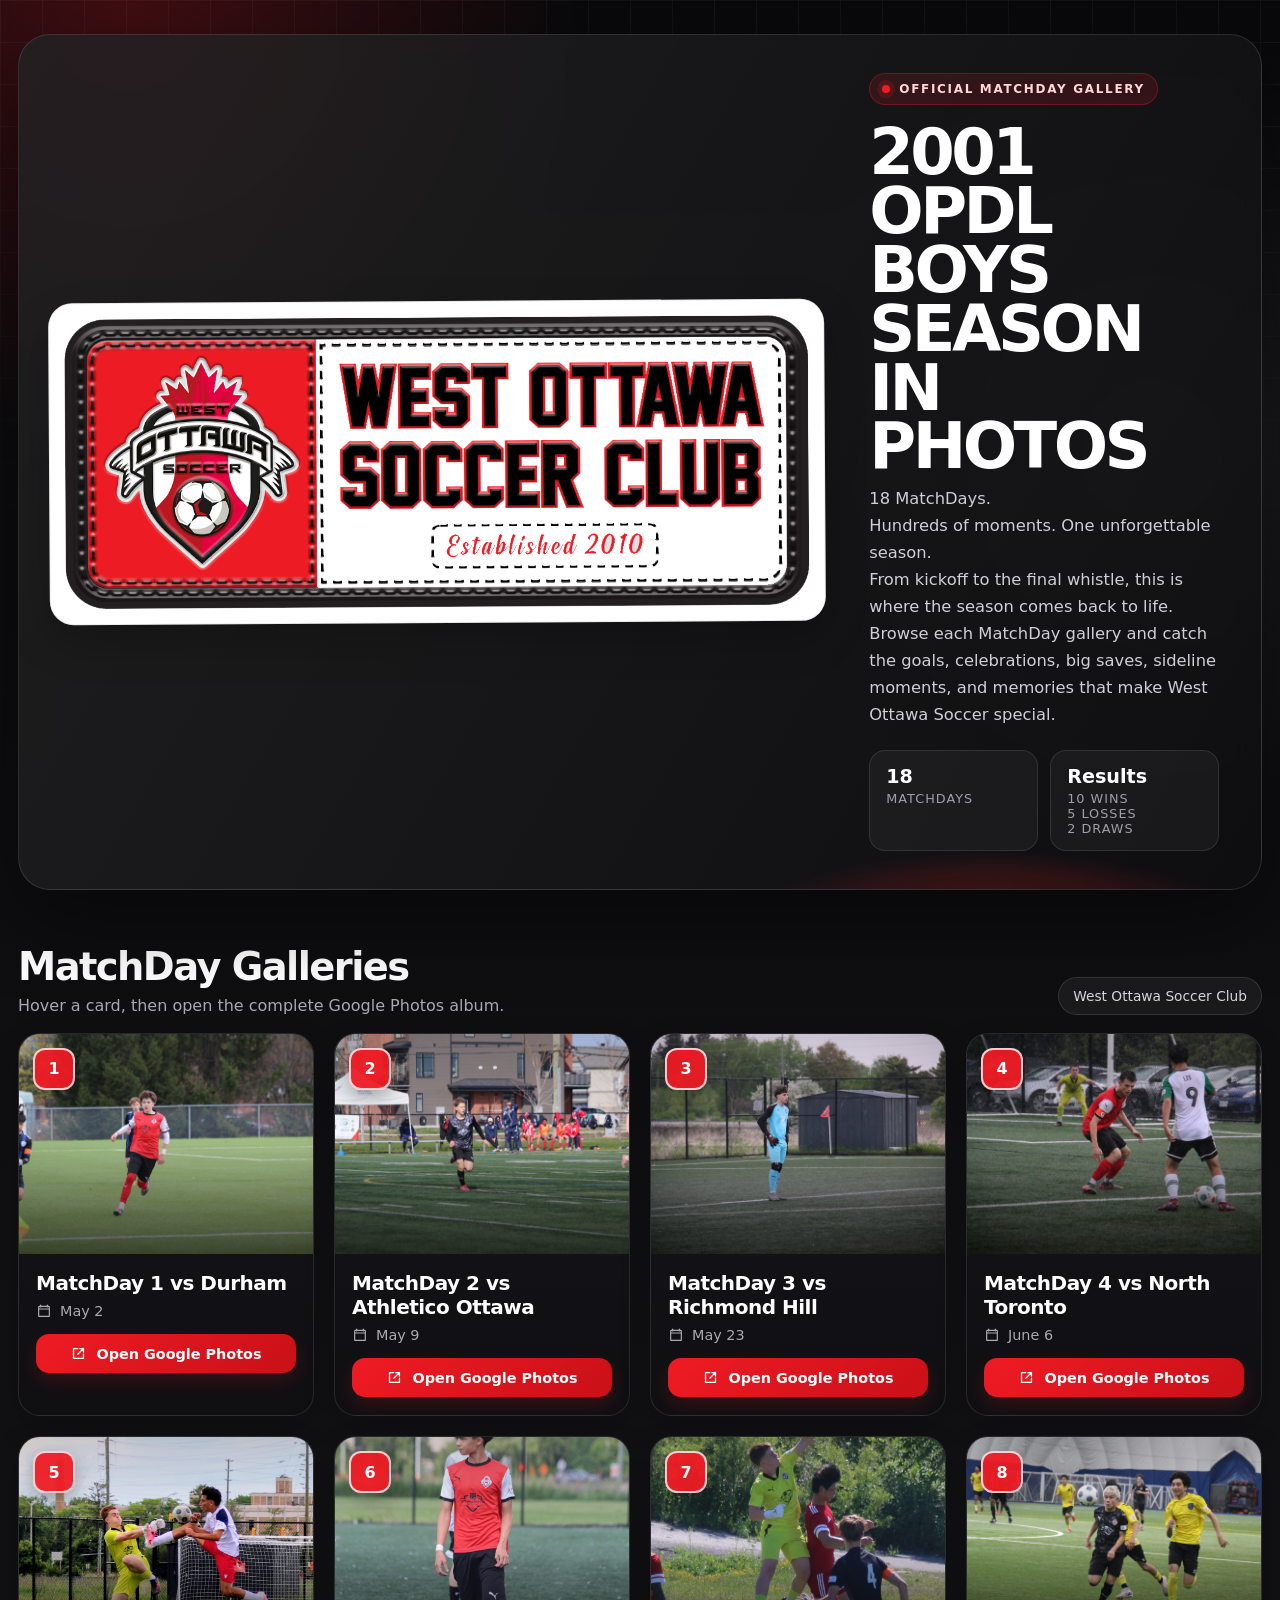
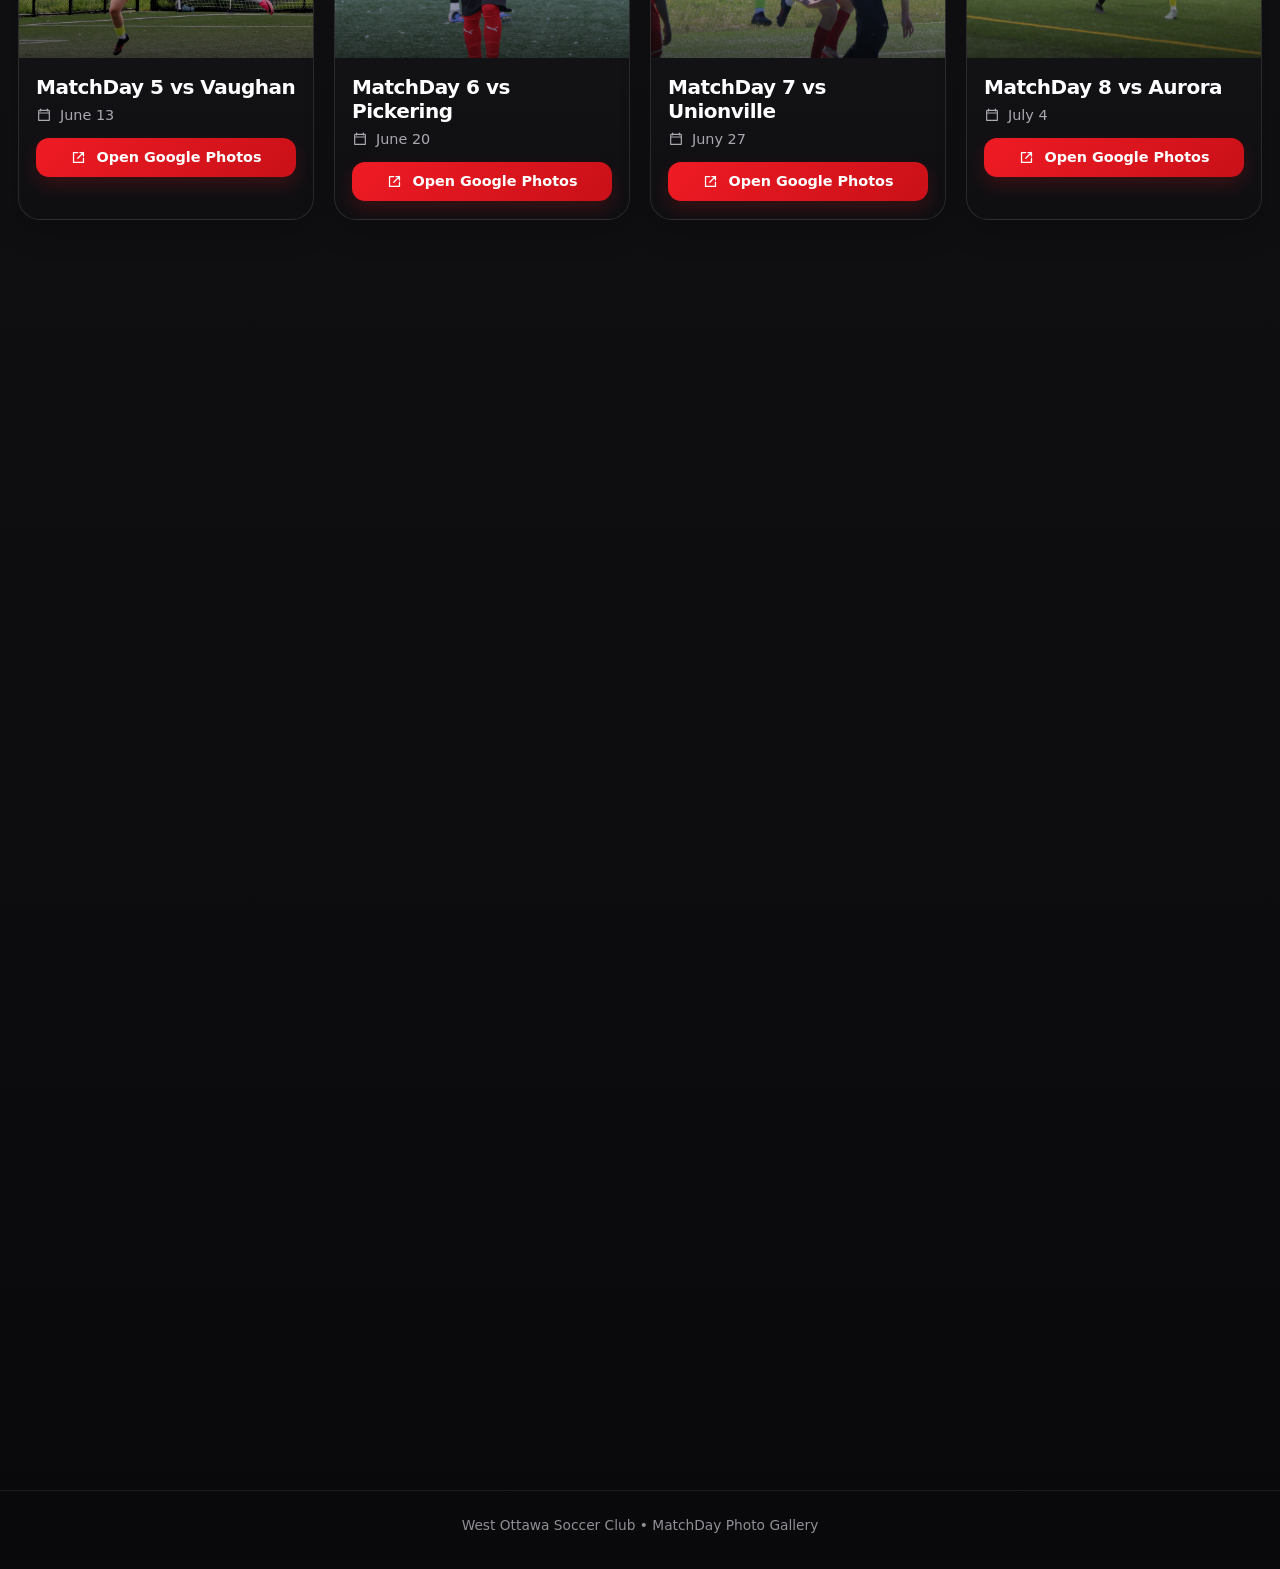
<file: index.html>
<!DOCTYPE html>
<html lang="en">
<head>
  <meta charset="UTF-8" />
  <meta name="viewport" content="width=device-width, initial-scale=1.0" />
  <meta name="theme-color" content="#d71920" />
  <title>West Ottawa Soccer Club — MatchDay Gallery</title>

  <style>
    :root{
      --red:#ef1b24;
      --red-dark:#b70f16;
      --black:#0c0c0f;
      --black-soft:#17171b;
      --white:#ffffff;
      --offwhite:#f4f4f4;
      --grey:#8b8b8f;
      --border:rgba(255,255,255,.12);
      --shadow:0 18px 45px rgba(0,0,0,.22);
      --radius:22px;
    }

    *{box-sizing:border-box}
    html{scroll-behavior:smooth}

    body{
      margin:0;
      font-family:Inter,ui-sans-serif,system-ui,-apple-system,BlinkMacSystemFont,"Segoe UI",sans-serif;
      color:var(--white);
      background:
        radial-gradient(circle at 10% 0%, rgba(239,27,36,.24), transparent 28rem),
        radial-gradient(circle at 90% 14%, rgba(255,255,255,.07), transparent 24rem),
        linear-gradient(180deg,#09090b 0%,#111114 45%,#09090b 100%);
      min-height:100vh;
      overflow-x:hidden;
    }

    body::before{
      content:"";
      position:fixed;
      inset:0;
      pointer-events:none;
      opacity:.06;
      background-image:
        linear-gradient(rgba(255,255,255,.7) 1px,transparent 1px),
        linear-gradient(90deg,rgba(255,255,255,.7) 1px,transparent 1px);
      background-size:42px 42px;
      mask-image:linear-gradient(to bottom,black,transparent 80%);
    }

    a{color:inherit;text-decoration:none}

    .page-shell{
      width:min(1500px,calc(100% - 36px));
      margin:0 auto;
    }

    .hero{
      position:relative;
      padding:34px 0 26px;
    }

    .hero-card{
      position:relative;
      overflow:hidden;
      border:1px solid var(--border);
      border-radius:32px;
      background:
        linear-gradient(120deg,rgba(255,255,255,.09),rgba(255,255,255,.025)),
        rgba(8,8,10,.8);
      box-shadow:0 30px 80px rgba(0,0,0,.45);
      backdrop-filter:blur(14px);
    }

    .hero-card::after{
      content:"";
      position:absolute;
      inset:auto -12% -46% 45%;
      height:420px;
      border-radius:50%;
      background:radial-gradient(circle,rgba(239,27,36,.42),transparent 65%);
      filter:blur(8px);
      pointer-events:none;
    }

    .hero-inner{
      position:relative;
      z-index:2;
      display:grid;
      grid-template-columns:minmax(0,1.35fr) minmax(320px,.65fr);
      align-items:center;
      gap:32px;
      padding:30px;
    }

    .club-logo-wrap{
      position:relative;
      padding:16px;
      border-radius:24px;
      background:#fff;
      box-shadow:inset 0 0 0 1px rgba(0,0,0,.08),0 18px 40px rgba(0,0,0,.24);
      transform:rotate(-.35deg);
      transition:.35s ease;
    }

    .club-logo-wrap:hover{
      transform:rotate(0deg) translateY(-3px) scale(1.005);
    }

    .club-logo{
      width:100%;
      height:auto;
      display:block;
      border-radius:15px;
    }

    .hero-copy{
      padding:8px 12px;
    }

    .eyebrow{
      display:inline-flex;
      align-items:center;
      gap:9px;
      padding:8px 12px;
      border-radius:999px;
      background:rgba(239,27,36,.14);
      border:1px solid rgba(239,27,36,.34);
      color:#ffd6d8;
      text-transform:uppercase;
      font-size:.75rem;
      font-weight:800;
      letter-spacing:.14em;
    }

    .eyebrow::before{
      content:"";
      width:8px;
      height:8px;
      border-radius:50%;
      background:var(--red);
      box-shadow:0 0 0 5px rgba(239,27,36,.15);
    }

    h1{
      margin:18px 0 10px;
      font-size:clamp(2.3rem,5vw,5rem);
      line-height:.92;
      letter-spacing:-.055em;
      text-transform:uppercase;
    }

    .hero-copy p{
      margin:0;
      color:#cfcfd5;
      font-size:1.02rem;
      line-height:1.65;
      max-width:50ch;
    }

    .stats{
      display:flex;
      flex-wrap:wrap;
      gap:12px;
      margin-top:22px;
    }

    .stat{
      flex:1 1 120px;
      padding:14px 16px;
      border:1px solid rgba(255,255,255,.1);
      border-radius:16px;
      background:rgba(255,255,255,.045);
    }

    .stat strong{
      display:block;
      font-size:1.2rem;
    }

    .stat span{
      display:block;
      margin-top:3px;
      color:#9f9fa6;
      font-size:.8rem;
      text-transform:uppercase;
      letter-spacing:.08em;
    }

    .section-head{
      display:flex;
      justify-content:space-between;
      align-items:end;
      gap:20px;
      margin:28px 0 18px;
    }

    .section-title{
      margin:0;
      font-size:clamp(1.75rem,3vw,2.5rem);
      letter-spacing:-.04em;
    }

    .section-subtitle{
      margin:.4rem 0 0;
      color:#a9a9b0;
    }

    .season-tag{
      border:1px solid rgba(255,255,255,.12);
      background:rgba(255,255,255,.05);
      padding:10px 14px;
      border-radius:999px;
      color:#d8d8dc;
      font-size:.86rem;
      white-space:nowrap;
    }

    .gallery{
      display:grid;
      grid-template-columns:repeat(4,minmax(0,1fr));
      gap:20px;
      padding-bottom:60px;
    }

    .match-card{
      position:relative;
      isolation:isolate;
      border-radius:var(--radius);
      overflow:hidden;
      background:linear-gradient(180deg,#17171b,#0f0f12);
      border:1px solid rgba(255,255,255,.105);
      box-shadow:0 12px 30px rgba(0,0,0,.2);
      transition:transform .28s ease,box-shadow .28s ease,border-color .28s ease;
      min-width:0;
    }

    .match-card::before{
      content:"";
      position:absolute;
      inset:-2px;
      border-radius:inherit;
      z-index:-1;
      background:linear-gradient(145deg,rgba(239,27,36,.0),rgba(239,27,36,.7),rgba(255,255,255,.1));
      opacity:0;
      transition:.28s ease;
    }

    .match-card:hover{
      transform:translateY(-8px);
      box-shadow:0 25px 55px rgba(0,0,0,.34);
      border-color:transparent;
    }

    .match-card:hover::before{opacity:1}

    .photo-frame{
      position:relative;
      aspect-ratio:4/3;
      overflow:hidden;
      background:
        linear-gradient(150deg,rgba(239,27,36,.24),rgba(255,255,255,.035)),
        #1c1c20;
    }

    .photo-frame img{
      width:100%;
      height:100%;
      object-fit:cover;
      display:block;
      transition:transform .5s cubic-bezier(.2,.7,.2,1),filter .5s ease;
    }

    .match-card:hover .photo-frame img{
      transform:scale(1.06);
      filter:saturate(1.08) contrast(1.03);
    }

    .photo-overlay{
      position:absolute;
      inset:0;
      display:flex;
      flex-direction:column;
      justify-content:space-between;
      padding:14px;
      background:linear-gradient(to bottom,rgba(0,0,0,.18),transparent 45%,rgba(0,0,0,.64));
      pointer-events:none;
    }

    .number-badge{
      align-self:flex-start;
      display:grid;
      place-items:center;
      width:42px;
      height:42px;
      border-radius:12px;
      background:rgba(239,27,36,.94);
      border:2px solid rgba(255,255,255,.78);
      font-weight:900;
      box-shadow:0 8px 18px rgba(0,0,0,.28);
    }

    .view-cue{
      align-self:flex-end;
      display:flex;
      align-items:center;
      gap:8px;
      padding:8px 10px;
      border-radius:999px;
      background:rgba(0,0,0,.55);
      border:1px solid rgba(255,255,255,.15);
      backdrop-filter:blur(9px);
      font-size:.78rem;
      font-weight:700;
      opacity:0;
      transform:translateY(6px);
      transition:.25s ease;
    }

    .match-card:hover .view-cue{
      opacity:1;
      transform:translateY(0);
    }

    .placeholder{
      position:absolute;
      inset:0;
      display:grid;
      place-items:center;
      text-align:center;
      padding:24px;
      background:
        radial-gradient(circle at 50% 40%,rgba(239,27,36,.28),transparent 38%),
        linear-gradient(145deg,#1c1c20,#0d0d0f);
    }

    .placeholder-inner{
      display:flex;
      flex-direction:column;
      align-items:center;
      gap:10px;
      color:#dddde1;
    }

    .placeholder-icon{
      width:58px;
      height:58px;
      border-radius:18px;
      display:grid;
      place-items:center;
      border:1px solid rgba(255,255,255,.14);
      background:rgba(255,255,255,.05);
      font-size:1.65rem;
    }

    .placeholder small{
      color:#94949b;
      line-height:1.45;
    }

    .card-body{
      padding:17px 17px 18px;
    }

    .match-title{
      margin:0;
      font-size:1.25rem;
      letter-spacing:-.025em;
    }

    .date-line{
      display:flex;
      align-items:center;
      gap:8px;
      margin:8px 0 15px;
      color:#a9a9af;
      font-size:.9rem;
    }

    .date-line svg{
      width:16px;
      height:16px;
      flex:0 0 auto;
    }

    .album-link{
      display:flex;
      align-items:center;
      justify-content:center;
      gap:9px;
      width:100%;
      padding:11px 13px;
      border-radius:13px;
      color:#fff;
      font-weight:800;
      font-size:.9rem;
      background:linear-gradient(135deg,var(--red),#c91018);
      box-shadow:0 8px 18px rgba(239,27,36,.18);
      transition:.22s ease;
    }

    .album-link:hover{
      transform:translateY(-2px);
      box-shadow:0 12px 24px rgba(239,27,36,.28);
      filter:brightness(1.05);
    }

    .album-link.is-placeholder{
      background:#24242a;
      color:#9b9ba2;
      box-shadow:none;
      cursor:not-allowed;
    }

    .album-link svg{
      width:17px;
      height:17px;
    }

    footer{
      border-top:1px solid rgba(255,255,255,.08);
      color:#8f8f96;
      text-align:center;
      padding:26px 16px 36px;
      font-size:.86rem;
    }

    .back-to-top{
      position:fixed;
      right:20px;
      bottom:20px;
      width:46px;
      height:46px;
      border-radius:50%;
      border:1px solid rgba(255,255,255,.16);
      color:#fff;
      background:rgba(18,18,22,.82);
      backdrop-filter:blur(12px);
      display:grid;
      place-items:center;
      opacity:0;
      transform:translateY(10px);
      pointer-events:none;
      cursor:pointer;
      transition:.24s ease;
      z-index:20;
    }

    .back-to-top.show{
      opacity:1;
      transform:translateY(0);
      pointer-events:auto;
    }

    .back-to-top:hover{
      background:var(--red);
      transform:translateY(-2px);
    }

    .reveal{
      opacity:0;
      transform:translateY(16px);
      transition:opacity .55s ease,transform .55s ease;
    }

    .reveal.visible{
      opacity:1;
      transform:translateY(0);
    }

    @media (max-width:1180px){
      .gallery{grid-template-columns:repeat(3,minmax(0,1fr))}
      .hero-inner{grid-template-columns:1fr}
      .hero-copy{padding:4px}
    }

    @media (max-width:820px){
      .gallery{grid-template-columns:repeat(2,minmax(0,1fr))}
      .hero-inner{padding:18px}
      .page-shell{width:min(100% - 24px,1500px)}
      .section-head{align-items:flex-start;flex-direction:column}
    }

    @media (max-width:520px){
      .gallery{grid-template-columns:1fr}
      .hero{padding-top:16px}
      .hero-card{border-radius:24px}
      .club-logo-wrap{padding:9px;border-radius:16px}
      .club-logo{border-radius:10px}
      h1{font-size:2.3rem}
    }

    @media (prefers-reduced-motion:reduce){
      *{
        scroll-behavior:auto !important;
        transition:none !important;
        animation:none !important;
      }
      .reveal{opacity:1;transform:none}
    }
  </style>
</head>
<body>

  <main class="page-shell">
    <section class="hero">
      <div class="hero-card">
        <div class="hero-inner">
          <div class="club-logo-wrap">
            <img
              class="club-logo"
              src="images/west-ottawa-soccer-club.png"
              alt="West Ottawa Soccer Club"
            />
          </div>

          <div class="hero-copy">
            <div class="eyebrow">Official MatchDay Gallery</div>
            <h1>2001 OPDL Boys<br>Season In<br>Photos</h1>
            <p>
             18 MatchDays. <br>Hundreds of moments. One unforgettable season.<br>
From kickoff to the final whistle, this is where the season comes back to life. 
              <br>Browse each MatchDay gallery and catch the goals, celebrations, big saves, sideline moments, and memories that make West Ottawa Soccer special.
            </p>

            <div class="stats">
              <div class="stat"><strong>18</strong><span>MatchDays</span></div>
                <div class="stat"><strong>Results</strong><span>10 Wins <br>5 Losses<br>2 Draws</span></div>
            </div>
          </div>
        </div>
      </div>
    </section>

    <section>
      <div class="section-head">
        <div>
          <h2 class="section-title">MatchDay Galleries</h2>
          <p class="section-subtitle">Hover a card, then open the complete Google Photos album.</p>
        </div>
        <div class="season-tag">West Ottawa Soccer Club</div>
      </div>

      <div id="gallery" class="gallery" aria-live="polite"></div>
    </section>
  </main>

  <button class="back-to-top" id="backToTop" aria-label="Back to top">↑</button>

  <footer>
    West Ottawa Soccer Club • MatchDay Photo Gallery
  </footer>

  <script>
    /*
      ============================================================
      EDIT YOUR MATCHDAYS HERE
      ============================================================

      photo: Put the image inside the /images folder and enter its filename.
             Example: "images/matchday-01.jpg"

      date:  Enter any date format you like.
             Example: "September 10, 2026"

      album: Paste the Google Photos album link.
             Example: "https://photos.app.goo.gl/xxxxxxxx"

      If photo or album is left blank, the page automatically shows
      a clean placeholder instead.
    */

    const matchDays = [
      { title: "MatchDay 1 vs Durham",  date: "May 2", photo: "images/durham.JPG", album: "https://photos.app.goo.gl/CpJXYjq9UbfQYw739" },
      { title: "MatchDay 2 vs Athletico Ottawa",  date: "May 9", photo: "images/aoj.JPG", album: "https://photos.app.goo.gl/8DzPTPufa3iHf6zm9" },
      { title: "MatchDay 3 vs Richmond Hill",  date: "May 23", photo: "images/richmondhill.JPG", album: "https://photos.app.goo.gl/zMSqg7Wm6cMf9doo9" },
      { title: "MatchDay 4 vs North Toronto",  date: "June 6", photo: "images/northtoronto.JPG", album: "https://photos.app.goo.gl/tbT9vp4wRvi2HDwS6" },
      { title: "MatchDay 5 vs Vaughan",  date: "June 13", photo: "images/vaughan.JPG", album: "https://photos.app.goo.gl/iyX5mCeqYxHrRpnN8" },
      { title: "MatchDay 6 vs Pickering",  date: "June 20", photo: "images/pickering.JPG", album: "https://photos.app.goo.gl/XYKrVYmtFtffLrmR9" },
      { title: "MatchDay 7 vs Unionville",  date: "Juny 27", photo: "images/onionville.JPG", album: "https://photos.app.goo.gl/AkZSSDdi1pPiiZ6N7" },
      { title: "MatchDay 8 vs Aurora",  date: "July 4", photo: "images/aurora.JPG", album: "https://photos.app.goo.gl/YvtCcdBUDFKSdKke9" },
      { title: "MatchDay 9 vs OSU",  date: "July 8", photo: "images/osu.JPG", album: "https://photos.app.goo.gl/jp4CrhKPVPJpHLKC7" },
      { title: "MatchDay 10 vs Whitby", date: "July 11", photo: "images/whitby.JPG", album: "https://photos.app.goo.gl/16qV5riJDn7WhxGT8" },
      { title: "MatchDay 11 vs Waterloo (DNF)", date: "August 8", photo: "images/waterloo.JPG", album: "https://photos.app.goo.gl/wy3UYzZvZDQU6gH67" },
      { title: "MatchDay 12 vs Burlington", date: "August 15", photo: "images/burlington.JPG", album: "https://photos.app.goo.gl/Nk5dpStEVPnSqp7A7" },
      { title: "MatchDay 13 vs Tecumseh", date: "August 22", photo: "images/matchday13.jpg", album: "https://photos.app.goo.gl/EwBKHzGnPzG1Ua9W6" },
      { title: "MatchDay 14 vs High Park", date: "Aug 29", photo: "images/matchday_14.JPG", album: "https://photos.app.goo.gl/i1wYfPBnwcWa2Lvh7" },
      { title: "MatchDay 15 vs Cambridge", date: "September 12", photo: "images/matchday15.JPG", album: "https://photos.app.goo.gl/cuKvJ2vpBJ5U41248" },
      { title: "MatchDay 16 North Mississauga", date: "September 19", photo: "images/matchday16.JPG", album: "https://photos.app.goo.gl/6F9gy1pdAPRCwzty5" },
      { title: "MatchDay 17 vs Niagara Falls", date: "September 26", photo: "images/matchday17.JPG", album: "https://photos.app.goo.gl/kKeSNTjKNTBoNwd86" },
    ];

    const gallery = document.getElementById("gallery");

    const calendarIcon = `
      <svg viewBox="0 0 24 24" fill="none" aria-hidden="true">
        <path d="M7 3v3M17 3v3M4 9h16M5 5h14a1 1 0 0 1 1 1v14H4V6a1 1 0 0 1 1-1Z"
          stroke="currentColor" stroke-width="1.8" stroke-linecap="round" stroke-linejoin="round"/>
      </svg>`;

    const linkIcon = `
      <svg viewBox="0 0 24 24" fill="none" aria-hidden="true">
        <path d="M14 5h5v5M19 5l-8 8M19 13v6H5V5h6"
          stroke="currentColor" stroke-width="1.8" stroke-linecap="round" stroke-linejoin="round"/>
      </svg>`;

    function createCard(item, index) {
      const card = document.createElement("article");
      card.className = "match-card reveal";
      card.style.transitionDelay = `${(index % 4) * 55}ms`;

      const frame = document.createElement("div");
      frame.className = "photo-frame";

      if (item.photo && item.photo.trim()) {
        const img = document.createElement("img");
        img.src = item.photo;
        img.alt = `${item.title} featured photo`;
        img.loading = "lazy";

        img.addEventListener("error", () => {
          img.remove();
          addPlaceholder(frame, item.title);
        });

        frame.appendChild(img);
      } else {
        addPlaceholder(frame, item.title);
      }

      const overlay = document.createElement("div");
      overlay.className = "photo-overlay";
      overlay.innerHTML = `
        <div class="number-badge">${index + 1}</div>
      `;
      frame.appendChild(overlay);

      const body = document.createElement("div");
      body.className = "card-body";

      const validAlbum = item.album && item.album.trim();

      body.innerHTML = `
        <h3 class="match-title">${item.title}</h3>
        <div class="date-line">${calendarIcon}<span>${item.date || "Add date"}</span></div>
        <a
          class="album-link ${validAlbum ? "" : "is-placeholder"}"
          href="${validAlbum ? item.album : "#"}"
          ${validAlbum ? 'target="_blank" rel="noopener noreferrer"' : 'aria-disabled="true"'}
        >
          ${linkIcon}
          ${validAlbum ? "Open Google Photos" : "Add Google Photos Link"}
        </a>
      `;

      const link = body.querySelector(".album-link");
      if (!validAlbum) {
        link.addEventListener("click", event => event.preventDefault());
      }

      card.append(frame, body);
      return card;
    }

    function addPlaceholder(frame, title) {
      const placeholder = document.createElement("div");
      placeholder.className = "placeholder";
      placeholder.innerHTML = `
        <div class="placeholder-inner">
          <div class="placeholder-icon">📸</div>
          <strong>${title}</strong>
          <small>Add a photo path in the<br>matchDays section below.</small>
        </div>
      `;
      frame.prepend(placeholder);
    }

    matchDays.forEach((item, index) => {
      gallery.appendChild(createCard(item, index));
    });

    // Scroll-reveal effect.
    const observer = new IntersectionObserver(entries => {
      entries.forEach(entry => {
        if (entry.isIntersecting) {
          entry.target.classList.add("visible");
          observer.unobserve(entry.target);
        }
      });
    }, { threshold: 0.12 });

    document.querySelectorAll(".reveal").forEach(el => observer.observe(el));

    // Back-to-top button.
    const backToTop = document.getElementById("backToTop");

    window.addEventListener("scroll", () => {
      backToTop.classList.toggle("show", window.scrollY > 650);
    });

    backToTop.addEventListener("click", () => {
      window.scrollTo({ top: 0, behavior: "smooth" });
    });

    // Slight 3D movement on desktop cards.
    if (window.matchMedia("(pointer: fine)").matches) {
      document.querySelectorAll(".match-card").forEach(card => {
        card.addEventListener("mousemove", event => {
          const rect = card.getBoundingClientRect();
          const x = (event.clientX - rect.left) / rect.width - 0.5;
          const y = (event.clientY - rect.top) / rect.height - 0.5;
          card.style.transform =
            `translateY(-8px) perspective(800px) rotateX(${y * -2.5}deg) rotateY(${x * 3}deg)`;
        });

        card.addEventListener("mouseleave", () => {
          card.style.transform = "";
        });
      });
    }
  </script>
</body>
</html>
</file>
